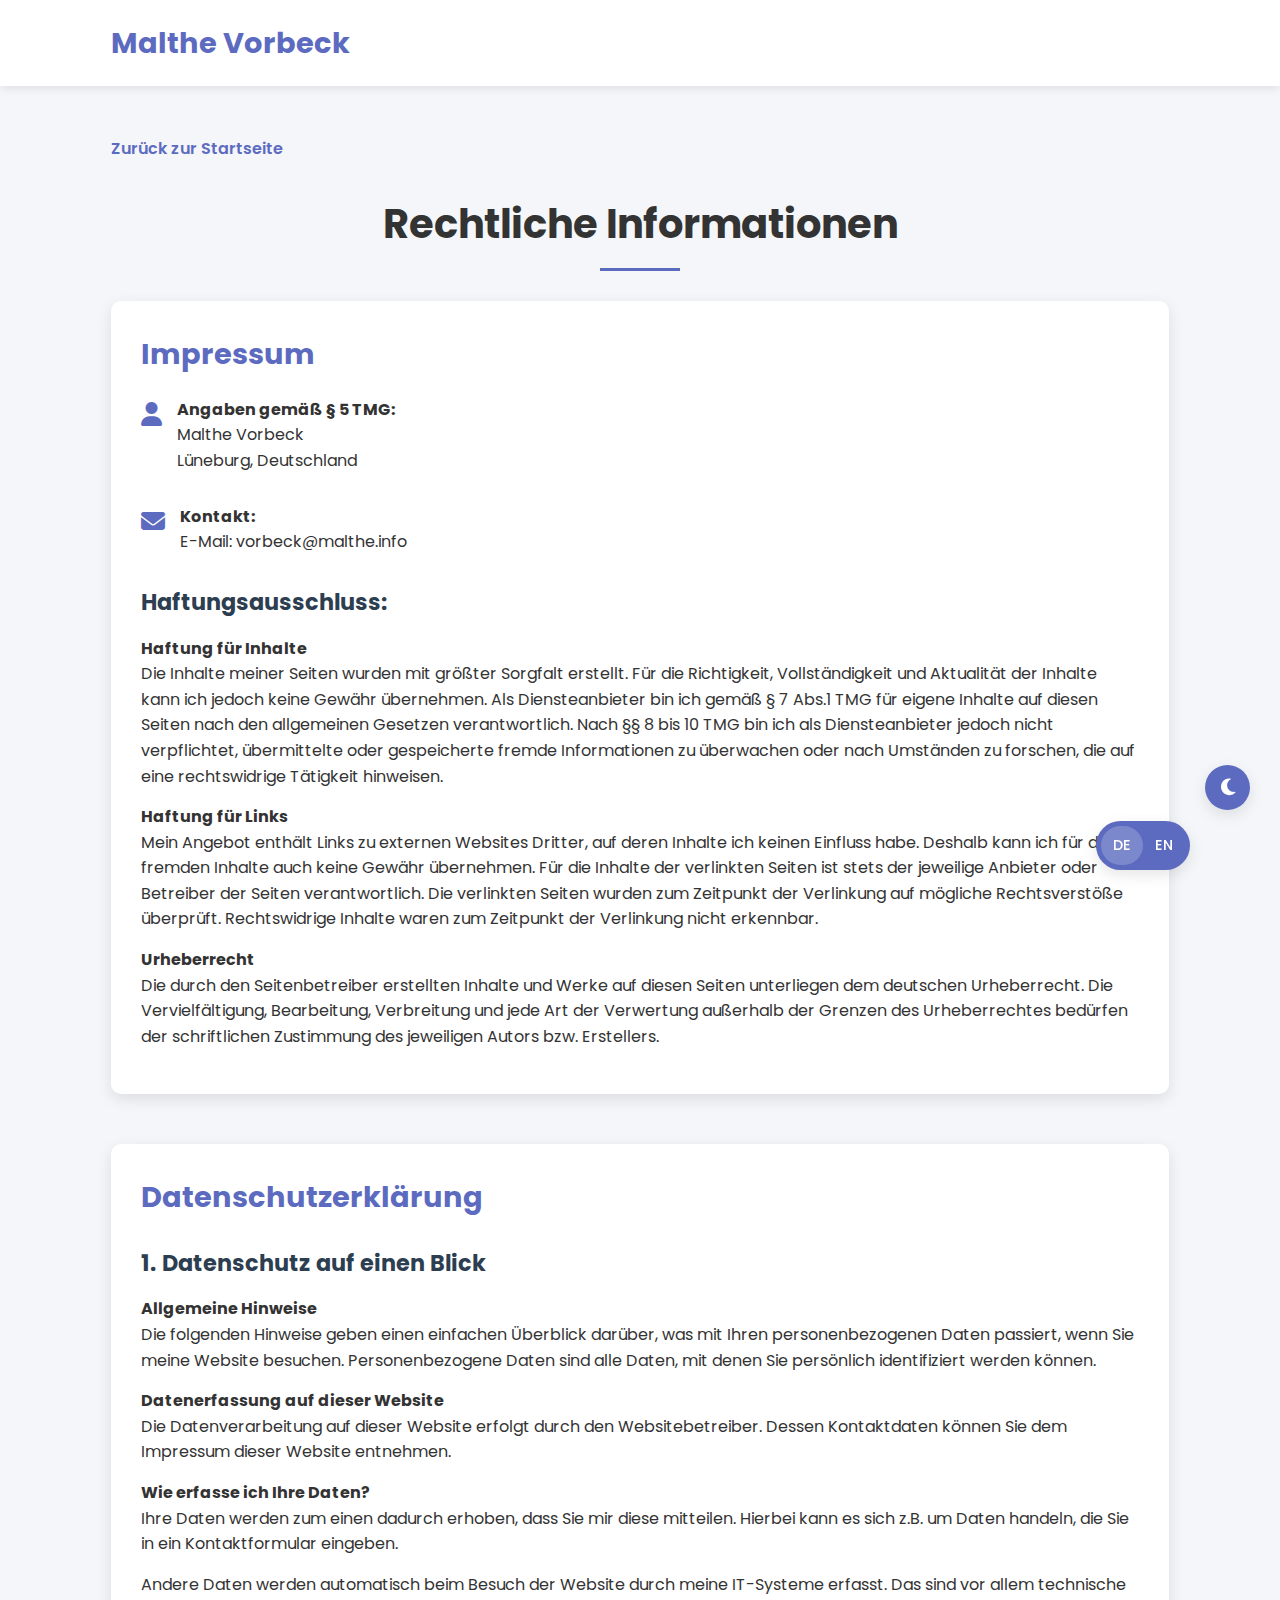
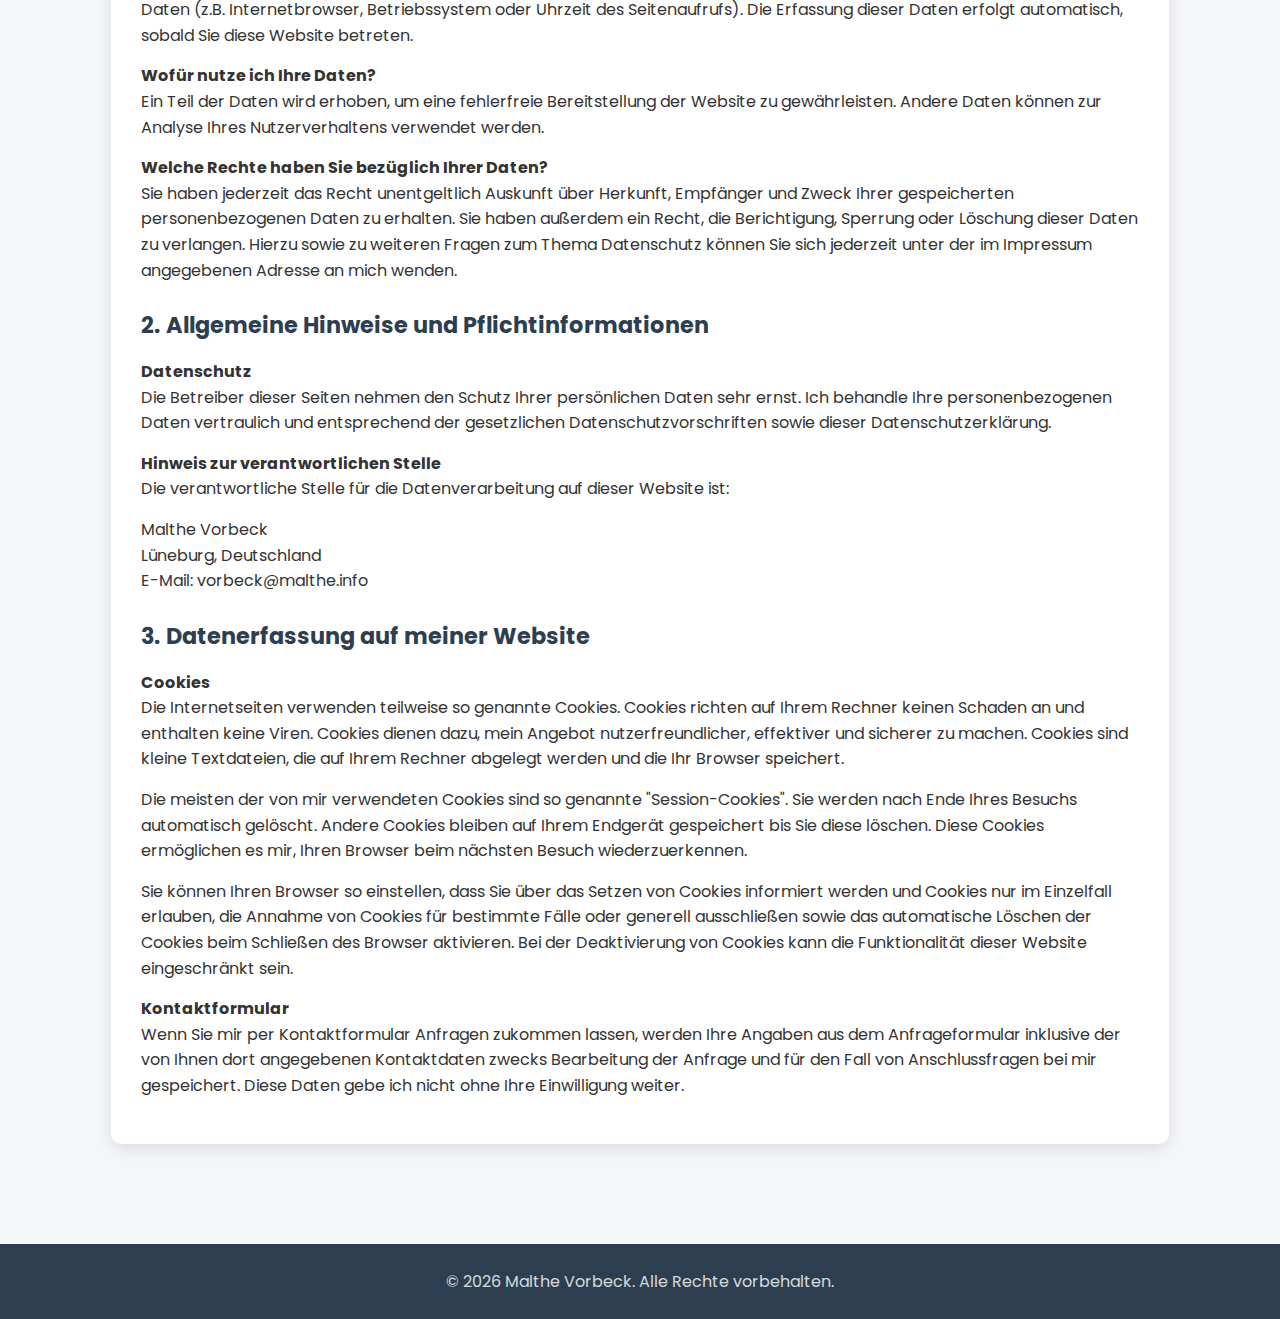
<file: impressum.html>
<!DOCTYPE html>
<html lang="de">
<head>
    <meta charset="UTF-8">
    <meta name="viewport" content="width=device-width, initial-scale=1.0">
    <title>Impressum & Datenschutz | Malthe Vorbeck</title>
    <link rel="stylesheet" href="https://cdnjs.cloudflare.com/ajax/libs/font-awesome/6.4.0/css/all.min.css">
    <link href="https://fonts.googleapis.com/css2?family=Poppins:wght@300;400;500;600;700&display=swap" rel="stylesheet">
    <style>
        :root {
            --primary-color: #5c6bc0;
            --secondary-color: #26a69a;
            --dark-color: #2c3e50;
            --light-color: #f4f6f9;
            --text-color: #333;
            --light-text: #fff;
            --hover-color: #3f51b5;
            --transition: all 0.3s ease;
            --box-shadow: 0 5px 15px rgba(0, 0, 0, 0.1);
            --dark-bg: #121212;
            --dark-card-bg: #1e1e1e;
            --dark-text: #f5f5f5;
            --dark-accent: #7986cb;
        }

        * {
            margin: 0;
            padding: 0;
            box-sizing: border-box;
        }

        body {
            font-family: 'Poppins', sans-serif;
            line-height: 1.6;
            color: var(--text-color);
            background-color: var(--light-color);
            overflow-x: hidden;
        }

        body.dark-mode {
            background-color: var(--dark-bg);
            color: var(--dark-text);
        }

        body.dark-mode .impressum-container,
        body.dark-mode .data-privacy {
            background-color: var(--dark-card-bg);
            box-shadow: 0 5px 15px rgba(0, 0, 0, 0.3);
        }

        body.dark-mode .section-title {
            color: var(--dark-text);
        }

        body.dark-mode footer {
            background-color: var(--dark-color);
        }

        .container {
            width: 85%;
            max-width: 1200px;
            margin: 0 auto;
            padding: 0 15px;
        }

        header {
            background-color: var(--light-text);
            padding: 20px 0;
            box-shadow: 0 2px 10px rgba(0, 0, 0, 0.1);
            position: relative;
            z-index: 100;
        }

        body.dark-mode header {
            background-color: var(--dark-card-bg);
        }

        header .container {
            display: flex;
            justify-content: space-between;
            align-items: center;
        }

        .logo {
            font-size: 1.8rem;
            font-weight: 700;
            color: var(--primary-color);
            text-decoration: none;
        }

        .section-title {
            font-size: 2.5rem;
            margin-bottom: 30px;
            position: relative;
            text-align: center;
            padding-bottom: 15px;
        }

        .section-title::after {
            content: '';
            position: absolute;
            width: 80px;
            height: 3px;
            background-color: var(--primary-color);
            bottom: 0;
            left: 50%;
            transform: translateX(-50%);
        }

        main {
            padding: 50px 0;
        }

        .back-button {
            display: inline-flex;
            align-items: center;
            text-decoration: none;
            color: var(--primary-color);
            font-weight: 600;
            margin-bottom: 30px;
            transition: var(--transition);
        }

        .back-button i {
            margin-right: 8px;
        }

        .back-button:hover {
            color: var(--hover-color);
            transform: translateX(-5px);
        }

        .impressum-container, 
        .data-privacy {
            background-color: #fff;
            border-radius: 10px;
            padding: 30px;
            margin-bottom: 50px;
            box-shadow: var(--box-shadow);
        }

        h2 {
            color: var(--primary-color);
            margin-bottom: 20px;
            font-size: 1.8rem;
        }

        h3 {
            margin: 25px 0 15px;
            font-size: 1.4rem;
            color: var(--dark-color);
        }

        body.dark-mode h2,
        body.dark-mode h3 {
            color: var(--dark-accent);
        }

        p, ul {
            margin-bottom: 15px;
        }

        ul {
            padding-left: 20px;
        }

        li {
            margin-bottom: 10px;
        }

        a {
            color: var(--primary-color);
            text-decoration: none;
            transition: var(--transition);
        }

        a:hover {
            color: var(--hover-color);
            text-decoration: underline;
        }

        .address {
            display: flex;
            align-items: flex-start;
            margin-bottom: 30px;
        }

        .address i {
            margin-right: 15px;
            color: var(--primary-color);
            font-size: 1.5rem;
            margin-top: 5px;
        }

        footer {
            background-color: var(--dark-color);
            color: var(--light-text);
            padding: 25px 0;
            text-align: center;
        }

        footer p {
            margin-bottom: 0;
            opacity: 0.8;
        }

        /* Dark Mode Button */
        .theme-toggle {
            position: fixed;
            bottom: 90px;
            right: 30px;
            width: 45px;
            height: 45px;
            background-color: var(--primary-color);
            color: var(--light-text);
            border-radius: 50%;
            display: flex;
            justify-content: center;
            align-items: center;
            cursor: pointer;
            z-index: 999;
            box-shadow: var(--box-shadow);
            transition: var(--transition);
            border: none;
        }

        .theme-toggle:hover {
            transform: translateY(-3px);
            box-shadow: 0 8px 15px rgba(0, 0, 0, 0.2);
        }

        .theme-toggle i {
            font-size: 1.2rem;
        }

        body.dark-mode .theme-toggle {
            background-color: var(--dark-accent);
        }

        /* Sprach-Umschalter */
        .language-selector {
            position: fixed;
            bottom: 30px;
            right: 90px;
            background-color: var(--primary-color);
            border-radius: 50px;
            padding: 5px;
            box-shadow: var(--box-shadow);
            z-index: 999;
            display: flex;
        }

        .language-option {
            padding: 8px 12px;
            color: var(--light-text);
            cursor: pointer;
            border-radius: 50px;
            font-weight: 500;
            font-size: 0.9rem;
            transition: var(--transition);
        }

        .language-option.active {
            background-color: rgba(255, 255, 255, 0.2);
        }

        .language-option:hover {
            background-color: rgba(255, 255, 255, 0.3);
        }

        body.dark-mode .language-selector {
            background-color: var(--dark-accent);
        }

        /* Responsive */
        @media screen and (max-width: 768px) {
            .section-title {
                font-size: 2rem;
            }
            
            .impressum-container, 
            .data-privacy {
                padding: 20px;
            }
        }
    </style>
</head>
<body>
    <header>
        <div class="container">
            <a href="index.html" class="logo">Malthe Vorbeck</a>
        </div>
    </header>

    <main>
        <div class="container">
            <a href="index.html" class="back-button">
                <i class="fas fa-arrow-left"></i> Zurück zur Startseite
            </a>

            <h1 class="section-title">Rechtliche Informationen</h1>

            <div class="impressum-container">
                <h2>Impressum</h2>
                
                <div class="address">
                    <i class="fas fa-user"></i>
                    <div>
                        <strong>Angaben gemäß § 5 TMG:</strong><br>
                        Malthe Vorbeck<br>
                        Lüneburg, Deutschland
                    </div>
                </div>
                
                <div class="address">
                    <i class="fas fa-envelope"></i>
                    <div>
                        <strong>Kontakt:</strong><br>
                        E-Mail: vorbeck@malthe.info
                    </div>
                </div>
                
                <h3>Haftungsausschluss:</h3>
                
                <h4>Haftung für Inhalte</h4>
                <p>Die Inhalte meiner Seiten wurden mit größter Sorgfalt erstellt. Für die Richtigkeit, Vollständigkeit und Aktualität der Inhalte kann ich jedoch keine Gewähr übernehmen. Als Diensteanbieter bin ich gemäß § 7 Abs.1 TMG für eigene Inhalte auf diesen Seiten nach den allgemeinen Gesetzen verantwortlich. Nach §§ 8 bis 10 TMG bin ich als Diensteanbieter jedoch nicht verpflichtet, übermittelte oder gespeicherte fremde Informationen zu überwachen oder nach Umständen zu forschen, die auf eine rechtswidrige Tätigkeit hinweisen.</p>
                
                <h4>Haftung für Links</h4>
                <p>Mein Angebot enthält Links zu externen Websites Dritter, auf deren Inhalte ich keinen Einfluss habe. Deshalb kann ich für diese fremden Inhalte auch keine Gewähr übernehmen. Für die Inhalte der verlinkten Seiten ist stets der jeweilige Anbieter oder Betreiber der Seiten verantwortlich. Die verlinkten Seiten wurden zum Zeitpunkt der Verlinkung auf mögliche Rechtsverstöße überprüft. Rechtswidrige Inhalte waren zum Zeitpunkt der Verlinkung nicht erkennbar.</p>
                
                <h4>Urheberrecht</h4>
                <p>Die durch den Seitenbetreiber erstellten Inhalte und Werke auf diesen Seiten unterliegen dem deutschen Urheberrecht. Die Vervielfältigung, Bearbeitung, Verbreitung und jede Art der Verwertung außerhalb der Grenzen des Urheberrechtes bedürfen der schriftlichen Zustimmung des jeweiligen Autors bzw. Erstellers.</p>
            </div>

            <div class="data-privacy" id="datenschutz">
                <h2>Datenschutzerklärung</h2>
                
                <h3>1. Datenschutz auf einen Blick</h3>
                
                <h4>Allgemeine Hinweise</h4>
                <p>Die folgenden Hinweise geben einen einfachen Überblick darüber, was mit Ihren personenbezogenen Daten passiert, wenn Sie meine Website besuchen. Personenbezogene Daten sind alle Daten, mit denen Sie persönlich identifiziert werden können.</p>
                
                <h4>Datenerfassung auf dieser Website</h4>
                <p>Die Datenverarbeitung auf dieser Website erfolgt durch den Websitebetreiber. Dessen Kontaktdaten können Sie dem Impressum dieser Website entnehmen.</p>
                
                <h4>Wie erfasse ich Ihre Daten?</h4>
                <p>Ihre Daten werden zum einen dadurch erhoben, dass Sie mir diese mitteilen. Hierbei kann es sich z.B. um Daten handeln, die Sie in ein Kontaktformular eingeben.</p>
                <p>Andere Daten werden automatisch beim Besuch der Website durch meine IT-Systeme erfasst. Das sind vor allem technische Daten (z.B. Internetbrowser, Betriebssystem oder Uhrzeit des Seitenaufrufs). Die Erfassung dieser Daten erfolgt automatisch, sobald Sie diese Website betreten.</p>
                
                <h4>Wofür nutze ich Ihre Daten?</h4>
                <p>Ein Teil der Daten wird erhoben, um eine fehlerfreie Bereitstellung der Website zu gewährleisten. Andere Daten können zur Analyse Ihres Nutzerverhaltens verwendet werden.</p>
                
                <h4>Welche Rechte haben Sie bezüglich Ihrer Daten?</h4>
                <p>Sie haben jederzeit das Recht unentgeltlich Auskunft über Herkunft, Empfänger und Zweck Ihrer gespeicherten personenbezogenen Daten zu erhalten. Sie haben außerdem ein Recht, die Berichtigung, Sperrung oder Löschung dieser Daten zu verlangen. Hierzu sowie zu weiteren Fragen zum Thema Datenschutz können Sie sich jederzeit unter der im Impressum angegebenen Adresse an mich wenden.</p>
                
                <h3>2. Allgemeine Hinweise und Pflichtinformationen</h3>
                
                <h4>Datenschutz</h4>
                <p>Die Betreiber dieser Seiten nehmen den Schutz Ihrer persönlichen Daten sehr ernst. Ich behandle Ihre personenbezogenen Daten vertraulich und entsprechend der gesetzlichen Datenschutzvorschriften sowie dieser Datenschutzerklärung.</p>
                
                <h4>Hinweis zur verantwortlichen Stelle</h4>
                <p>Die verantwortliche Stelle für die Datenverarbeitung auf dieser Website ist:</p>
                <p>
                Malthe Vorbeck<br>
                Lüneburg, Deutschland<br>
                E-Mail: vorbeck@malthe.info
                </p>
                
                <h3>3. Datenerfassung auf meiner Website</h3>
                
                <h4>Cookies</h4>
                <p>Die Internetseiten verwenden teilweise so genannte Cookies. Cookies richten auf Ihrem Rechner keinen Schaden an und enthalten keine Viren. Cookies dienen dazu, mein Angebot nutzerfreundlicher, effektiver und sicherer zu machen. Cookies sind kleine Textdateien, die auf Ihrem Rechner abgelegt werden und die Ihr Browser speichert.</p>
                <p>Die meisten der von mir verwendeten Cookies sind so genannte "Session-Cookies". Sie werden nach Ende Ihres Besuchs automatisch gelöscht. Andere Cookies bleiben auf Ihrem Endgerät gespeichert bis Sie diese löschen. Diese Cookies ermöglichen es mir, Ihren Browser beim nächsten Besuch wiederzuerkennen.</p>
                <p>Sie können Ihren Browser so einstellen, dass Sie über das Setzen von Cookies informiert werden und Cookies nur im Einzelfall erlauben, die Annahme von Cookies für bestimmte Fälle oder generell ausschließen sowie das automatische Löschen der Cookies beim Schließen des Browser aktivieren. Bei der Deaktivierung von Cookies kann die Funktionalität dieser Website eingeschränkt sein.</p>
                
                <h4>Kontaktformular</h4>
                <p>Wenn Sie mir per Kontaktformular Anfragen zukommen lassen, werden Ihre Angaben aus dem Anfrageformular inklusive der von Ihnen dort angegebenen Kontaktdaten zwecks Bearbeitung der Anfrage und für den Fall von Anschlussfragen bei mir gespeichert. Diese Daten gebe ich nicht ohne Ihre Einwilligung weiter.</p>
            </div>
        </div>
    </main>

    <footer>
        <div class="container">
            <p>&copy; <span id="currentYear"></span> Malthe Vorbeck. Alle Rechte vorbehalten.</p>
        </div>
    </footer>

    <!-- Dark Mode Toggle Button -->
    <div class="theme-toggle" title="Dark Mode umschalten" aria-label="Dark Mode umschalten">
        <i class="fas fa-moon"></i>
    </div>

    <!-- Language Selector -->
    <div class="language-selector">
        <div class="language-option" data-lang="de">DE</div>
        <div class="language-option active" data-lang="en">EN</div>
    </div>

    <script>
        // Aktuelles Jahr für das Copyright setzen
        document.getElementById('currentYear').textContent = new Date().getFullYear();
        
        // Dark Mode Toggle
        const themeToggle = document.querySelector('.theme-toggle');
        
        themeToggle.addEventListener('click', function() {
            document.body.classList.toggle('dark-mode');
            
            // Speichern der Präferenz im Local Storage
            if (document.body.classList.contains('dark-mode')) {
                localStorage.setItem('darkMode', 'enabled');
                themeToggle.innerHTML = '<i class="fas fa-sun"></i>';
            } else {
                localStorage.setItem('darkMode', null);
                themeToggle.innerHTML = '<i class="fas fa-moon"></i>';
            }
        });
        
        // Dark Mode aus dem Local Storage laden
        if (localStorage.getItem('darkMode') === 'enabled') {
            document.body.classList.add('dark-mode');
            themeToggle.innerHTML = '<i class="fas fa-sun"></i>';
        }

        // Übersetzungen
        const translations = {
            de: {
                // Navigation & Links
                backToHome: 'Zurück zur Startseite',
                
                // Hauptüberschrift
                legalTitle: 'Rechtliche Informationen',
                
                // Impressum
                imprintTitle: 'Impressum',
                personInfo: 'Angaben gemäß § 5 TMG:',
                contactTitle: 'Kontakt:',
                location: 'Lüneburg, Deutschland',
                
                // Haftungsausschluss
                disclaimerTitle: 'Haftungsausschluss:',
                liabilityContentTitle: 'Haftung für Inhalte',
                liabilityContentText: 'Die Inhalte meiner Seiten wurden mit größter Sorgfalt erstellt. Für die Richtigkeit, Vollständigkeit und Aktualität der Inhalte kann ich jedoch keine Gewähr übernehmen. Als Diensteanbieter bin ich gemäß § 7 Abs.1 TMG für eigene Inhalte auf diesen Seiten nach den allgemeinen Gesetzen verantwortlich. Nach §§ 8 bis 10 TMG bin ich als Diensteanbieter jedoch nicht verpflichtet, übermittelte oder gespeicherte fremde Informationen zu überwachen oder nach Umständen zu forschen, die auf eine rechtswidrige Tätigkeit hinweisen.',
                liabilityLinksTitle: 'Haftung für Links',
                liabilityLinksText: 'Mein Angebot enthält Links zu externen Websites Dritter, auf deren Inhalte ich keinen Einfluss habe. Deshalb kann ich für diese fremden Inhalte auch keine Gewähr übernehmen. Für die Inhalte der verlinkten Seiten ist stets der jeweilige Anbieter oder Betreiber der Seiten verantwortlich. Die verlinkten Seiten wurden zum Zeitpunkt der Verlinkung auf mögliche Rechtsverstöße überprüft. Rechtswidrige Inhalte waren zum Zeitpunkt der Verlinkung nicht erkennbar.',
                copyrightTitle: 'Urheberrecht',
                copyrightText: 'Die durch den Seitenbetreiber erstellten Inhalte und Werke auf diesen Seiten unterliegen dem deutschen Urheberrecht. Die Vervielfältigung, Bearbeitung, Verbreitung und jede Art der Verwertung außerhalb der Grenzen des Urheberrechtes bedürfen der schriftlichen Zustimmung des jeweiligen Autors bzw. Erstellers.',
                
                // Datenschutz
                privacyTitle: 'Datenschutzerklärung',
                privacyOverviewTitle: '1. Datenschutz auf einen Blick',
                generalNotesTitle: 'Allgemeine Hinweise',
                generalNotesText: 'Die folgenden Hinweise geben einen einfachen Überblick darüber, was mit Ihren personenbezogenen Daten passiert, wenn Sie meine Website besuchen. Personenbezogene Daten sind alle Daten, mit denen Sie persönlich identifiziert werden können.',
                dataCollectionTitle: 'Datenerfassung auf dieser Website',
                dataCollectionText: 'Die Datenverarbeitung auf dieser Website erfolgt durch den Websitebetreiber. Dessen Kontaktdaten können Sie dem Impressum dieser Website entnehmen.',
                howCollectTitle: 'Wie erfasse ich Ihre Daten?',
                howCollectText: 'Ihre Daten werden zum einen dadurch erhoben, dass Sie mir diese mitteilen. Hierbei kann es sich z.B. um Daten handeln, die Sie in ein Kontaktformular eingeben.\n\nAndere Daten werden automatisch beim Besuch der Website durch meine IT-Systeme erfasst. Das sind vor allem technische Daten (z.B. Internetbrowser, Betriebssystem oder Uhrzeit des Seitenaufrufs). Die Erfassung dieser Daten erfolgt automatisch, sobald Sie diese Website betreten.',
                whatForTitle: 'Wofür nutze ich Ihre Daten?',
                whatForText: 'Ein Teil der Daten wird erhoben, um eine fehlerfreie Bereitstellung der Website zu gewährleisten. Andere Daten können zur Analyse Ihres Nutzerverhaltens verwendet werden.',
                rightsTitle: 'Welche Rechte haben Sie bezüglich Ihrer Daten?',
                rightsText: 'Sie haben jederzeit das Recht unentgeltlich Auskunft über Herkunft, Empfänger und Zweck Ihrer gespeicherten personenbezogenen Daten zu erhalten. Sie haben außerdem ein Recht, die Berichtigung, Sperrung oder Löschung dieser Daten zu verlangen. Hierzu sowie zu weiteren Fragen zum Thema Datenschutz können Sie sich jederzeit unter der im Impressum angegebenen Adresse an mich wenden.',
                
                generalObligationsTitle: '2. Allgemeine Hinweise und Pflichtinformationen',
                dataProtectionTitle: 'Datenschutz',
                dataProtectionText: 'Die Betreiber dieser Seiten nehmen den Schutz Ihrer persönlichen Daten sehr ernst. Ich behandle Ihre personenbezogenen Daten vertraulich und entsprechend der gesetzlichen Datenschutzvorschriften sowie dieser Datenschutzerklärung.',
                respEntityTitle: 'Hinweis zur verantwortlichen Stelle',
                respEntityText: 'Die verantwortliche Stelle für die Datenverarbeitung auf dieser Website ist:',
                
                dataCollectionWebsiteTitle: '3. Datenerfassung auf meiner Website',
                cookiesTitle: 'Cookies',
                cookiesText: 'Die Internetseiten verwenden teilweise so genannte Cookies. Cookies richten auf Ihrem Rechner keinen Schaden an und enthalten keine Viren. Cookies dienen dazu, mein Angebot nutzerfreundlicher, effektiver und sicherer zu machen. Cookies sind kleine Textdateien, die auf Ihrem Rechner abgelegt werden und die Ihr Browser speichert.\n\nDie meisten der von mir verwendeten Cookies sind so genannte "Session-Cookies". Sie werden nach Ende Ihres Besuchs automatisch gelöscht. Andere Cookies bleiben auf Ihrem Endgerät gespeichert bis Sie diese löschen. Diese Cookies ermöglichen es mir, Ihren Browser beim nächsten Besuch wiederzuerkennen.\n\nSie können Ihren Browser so einstellen, dass Sie über das Setzen von Cookies informiert werden und Cookies nur im Einzelfall erlauben, die Annahme von Cookies für bestimmte Fälle oder generell ausschließen sowie das automatische Löschen der Cookies beim Schließen des Browser aktivieren. Bei der Deaktivierung von Cookies kann die Funktionalität dieser Website eingeschränkt sein.',
                contactFormTitle: 'Kontaktformular',
                contactFormText: 'Wenn Sie mir per Kontaktformular Anfragen zukommen lassen, werden Ihre Angaben aus dem Anfrageformular inklusive der von Ihnen dort angegebenen Kontaktdaten zwecks Bearbeitung der Anfrage und für den Fall von Anschlussfragen bei mir gespeichert. Diese Daten gebe ich nicht ohne Ihre Einwilligung weiter.',
                
                // Footer
                copyright: 'Alle Rechte vorbehalten.'
            },
            en: {
                // Navigation & Links
                backToHome: 'Back to Homepage',
                
                // Main Heading
                legalTitle: 'Legal Information',
                
                // Imprint
                imprintTitle: 'Imprint',
                personInfo: 'Information according to § 5 TMG:',
                contactTitle: 'Contact:',
                location: 'Lüneburg, Germany',
                
                // Disclaimer
                disclaimerTitle: 'Disclaimer:',
                liabilityContentTitle: 'Liability for Content',
                liabilityContentText: 'The contents of my pages were created with great care. However, I cannot guarantee the accuracy, completeness, and timeliness of the content. As a service provider, I am responsible for my own content on these pages in accordance with § 7 para.1 TMG and general laws. According to §§ 8 to 10 TMG, however, I am not obligated to monitor transmitted or stored third-party information or to investigate circumstances that indicate illegal activity.',
                liabilityLinksTitle: 'Liability for Links',
                liabilityLinksText: 'My offer contains links to external websites of third parties, on whose contents I have no influence. Therefore, I cannot assume any liability for these external contents. The respective provider or operator of the pages is always responsible for the content of the linked pages. The linked pages were checked for possible legal violations at the time of linking. Illegal content was not apparent at the time of linking.',
                copyrightTitle: 'Copyright',
                copyrightText: 'The content and works created by the site operator on these pages are subject to German copyright law. The reproduction, processing, distribution, and any kind of exploitation outside the limits of copyright require the written consent of the respective author or creator.',
                
                // Privacy Policy
                privacyTitle: 'Privacy Policy',
                privacyOverviewTitle: '1. Privacy at a Glance',
                generalNotesTitle: 'General Information',
                generalNotesText: 'The following notes provide a simple overview of what happens to your personal data when you visit my website. Personal data is any data by which you can be personally identified.',
                dataCollectionTitle: 'Data Collection on this Website',
                dataCollectionText: 'Data processing on this website is carried out by the website operator. You can find their contact details in the imprint of this website.',
                howCollectTitle: 'How do I collect your data?',
                howCollectText: 'On the one hand, your data is collected when you provide it to me. This can be, for example, data that you enter in a contact form.\n\nOther data is automatically collected by my IT systems when you visit the website. This is mainly technical data (e.g. internet browser, operating system, or time of page view). This data is collected automatically as soon as you enter this website.',
                whatForTitle: 'What do I use your data for?',
                whatForText: 'Part of the data is collected to ensure error-free provision of the website. Other data may be used to analyze your user behavior.',
                rightsTitle: 'What rights do you have regarding your data?',
                rightsText: 'You have the right to receive information about the origin, recipient, and purpose of your stored personal data free of charge at any time. You also have the right to request the correction, blocking, or deletion of this data. You can contact me at the address given in the imprint at any time for this and other questions on the subject of data protection.',
                
                generalObligationsTitle: '2. General Information and Mandatory Disclosures',
                dataProtectionTitle: 'Data Protection',
                dataProtectionText: 'The operators of these pages take the protection of your personal data very seriously. I treat your personal data confidentially and in accordance with the statutory data protection regulations and this privacy policy.',
                respEntityTitle: 'Information about the responsible entity',
                respEntityText: 'The responsible entity for data processing on this website is:',
                
                dataCollectionWebsiteTitle: '3. Data Collection on my Website',
                cookiesTitle: 'Cookies',
                cookiesText: 'The internet pages partly use so-called cookies. Cookies do not harm your computer and do not contain viruses. Cookies serve to make my offer more user-friendly, effective, and secure. Cookies are small text files that are stored on your computer and saved by your browser.\n\nMost of the cookies I use are so-called "session cookies". They are automatically deleted after your visit. Other cookies remain stored on your device until you delete them. These cookies allow me to recognize your browser the next time you visit.\n\nYou can set your browser so that you are informed about the setting of cookies and only allow cookies in individual cases, exclude the acceptance of cookies for certain cases or generally, and activate the automatic deletion of cookies when closing the browser. When deactivating cookies, the functionality of this website may be limited.',
                contactFormTitle: 'Contact Form',
                contactFormText: 'If you send me inquiries via the contact form, your details from the inquiry form, including the contact data you provided there, will be stored by me for the purpose of processing the inquiry and in case of follow-up questions. I will not share this data without your consent.',
                
                // Footer
                copyright: 'All Rights Reserved.'
            }
        };

        // Sprachoptionen selektieren
        const languageOptions = document.querySelectorAll('.language-option');

        // Spracheinstellung laden oder Standardwert setzen
        let currentLang = localStorage.getItem('language') || 'de';

        // Sprachoptionen UI-Status setzen
        languageOptions.forEach(option => {
            if (option.getAttribute('data-lang') === currentLang) {
                option.classList.add('active');
            } else {
                option.classList.remove('active');
            }
            
            // Event-Listener für Sprachumschaltung
            option.addEventListener('click', function() {
                const lang = this.getAttribute('data-lang');
                
                // UI-Status aktualisieren
                languageOptions.forEach(opt => opt.classList.remove('active'));
                this.classList.add('active');
                
                // Sprache speichern und Seite übersetzen
                localStorage.setItem('language', lang);
                translatePage(lang);
            });
        });

        // Seite übersetzen
        function translatePage(lang) {
            const t = translations[lang];
            
            // Navigation & Links
            document.querySelector('.back-button').textContent = t.backToHome;
            document.querySelector('.back-button i').outerHTML = '<i class="fas fa-arrow-left"></i>';
            
            // Hauptüberschrift
            document.querySelector('.section-title').textContent = t.legalTitle;
            
            // Impressum
            document.querySelector('.impressum-container h2').textContent = t.imprintTitle;
            
            const addressDivs = document.querySelectorAll('.address div');
            addressDivs[0].querySelector('strong').textContent = t.personInfo;
            addressDivs[0].innerHTML = addressDivs[0].innerHTML.replace(
                addressDivs[0].innerHTML.split('<br>')[1],
                'Malthe Vorbeck<br>Lüneburg, ' + (lang === 'de' ? 'Deutschland' : 'Germany')
            );
            
            addressDivs[1].querySelector('strong').textContent = t.contactTitle;
            
            // Haftungsausschluss
            const h3Elements = document.querySelectorAll('.impressum-container h3, .data-privacy h3');
            h3Elements[0].textContent = t.disclaimerTitle;
            
            const h4Elements = document.querySelectorAll('.impressum-container h4, .data-privacy h4');
            h4Elements[0].textContent = t.liabilityContentTitle;
            document.querySelectorAll('.impressum-container p')[0].textContent = t.liabilityContentText;
            
            h4Elements[1].textContent = t.liabilityLinksTitle;
            document.querySelectorAll('.impressum-container p')[1].textContent = t.liabilityLinksText;
            
            h4Elements[2].textContent = t.copyrightTitle;
            document.querySelectorAll('.impressum-container p')[2].textContent = t.copyrightText;
            
            // Datenschutz
            document.querySelector('.data-privacy h2').textContent = t.privacyTitle;
            h3Elements[1].textContent = t.privacyOverviewTitle;
            
            h4Elements[3].textContent = t.generalNotesTitle;
            document.querySelectorAll('.data-privacy p')[0].textContent = t.generalNotesText;
            
            h4Elements[4].textContent = t.dataCollectionTitle;
            document.querySelectorAll('.data-privacy p')[1].textContent = t.dataCollectionText;
            
            h4Elements[5].textContent = t.howCollectTitle;
            const howCollectParagraphs = t.howCollectText.split('\n\n');
            document.querySelectorAll('.data-privacy p')[2].textContent = howCollectParagraphs[0];
            document.querySelectorAll('.data-privacy p')[3].textContent = howCollectParagraphs[1];
            
            h4Elements[6].textContent = t.whatForTitle;
            document.querySelectorAll('.data-privacy p')[4].textContent = t.whatForText;
            
            h4Elements[7].textContent = t.rightsTitle;
            document.querySelectorAll('.data-privacy p')[5].textContent = t.rightsText;
            
            h3Elements[2].textContent = t.generalObligationsTitle;
            
            h4Elements[8].textContent = t.dataProtectionTitle;
            document.querySelectorAll('.data-privacy p')[6].textContent = t.dataProtectionText;
            
            h4Elements[9].textContent = t.respEntityTitle;
            document.querySelectorAll('.data-privacy p')[7].textContent = t.respEntityText;
            
            // Adress-Block in Datenschutz
            const privacyAddress = document.querySelectorAll('.data-privacy p')[8];
            privacyAddress.innerHTML = 'Malthe Vorbeck<br>' + 
                                    'Lüneburg, ' + (lang === 'de' ? 'Deutschland' : 'Germany') + '<br>' +
                                    'E-Mail: vorbeck@malthe.info';
            
            h3Elements[3].textContent = t.dataCollectionWebsiteTitle;
            
            h4Elements[10].textContent = t.cookiesTitle;
            const cookiesParagraphs = t.cookiesText.split('\n\n');
            document.querySelectorAll('.data-privacy p')[9].textContent = cookiesParagraphs[0];
            document.querySelectorAll('.data-privacy p')[10].textContent = cookiesParagraphs[1];
            document.querySelectorAll('.data-privacy p')[11].textContent = cookiesParagraphs[2];
            
            h4Elements[11].textContent = t.contactFormTitle;
            document.querySelectorAll('.data-privacy p')[12].textContent = t.contactFormText;
            
            // Footer
            document.querySelector('footer p').innerHTML = `&copy; <span id="currentYear">${new Date().getFullYear()}</span> Malthe Vorbeck. ${t.copyright}`;
        }

        // Seite beim Laden übersetzen
        translatePage(currentLang);
    </script>
</body>
</html>
</file>
